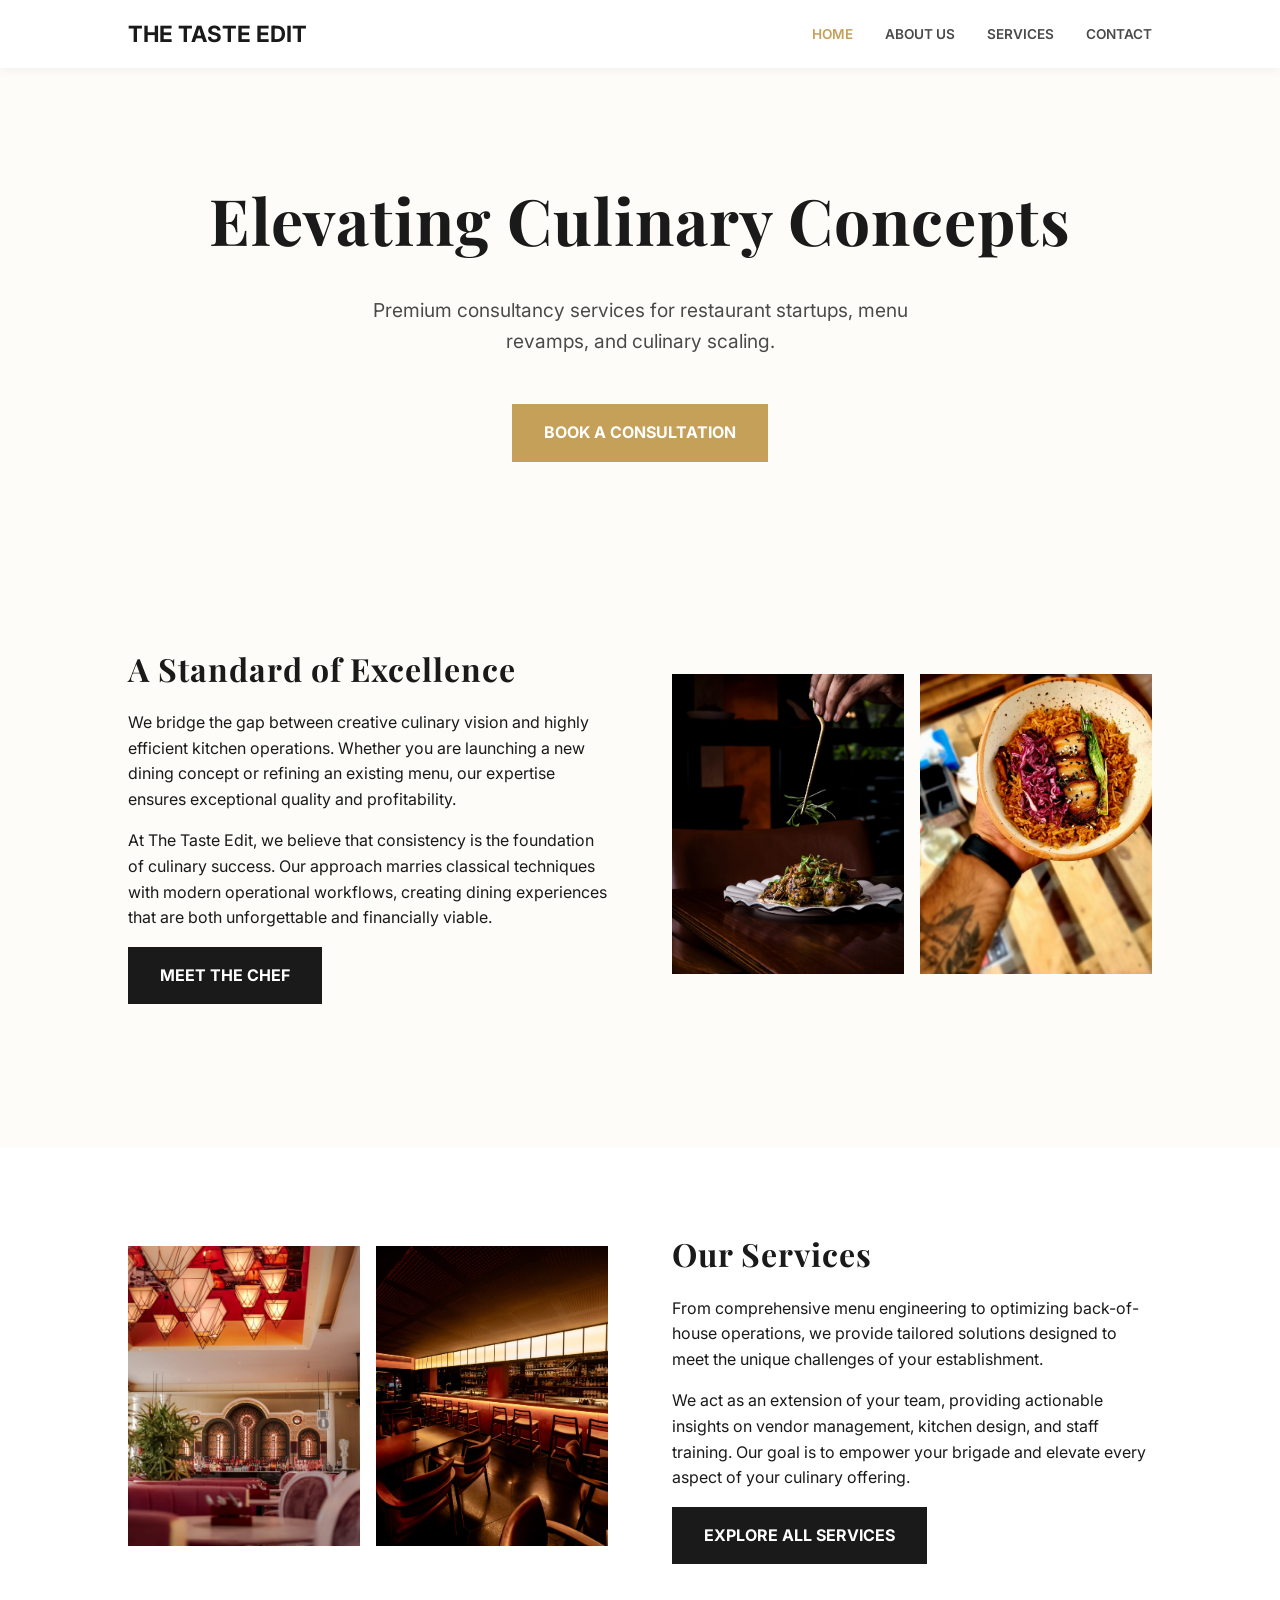
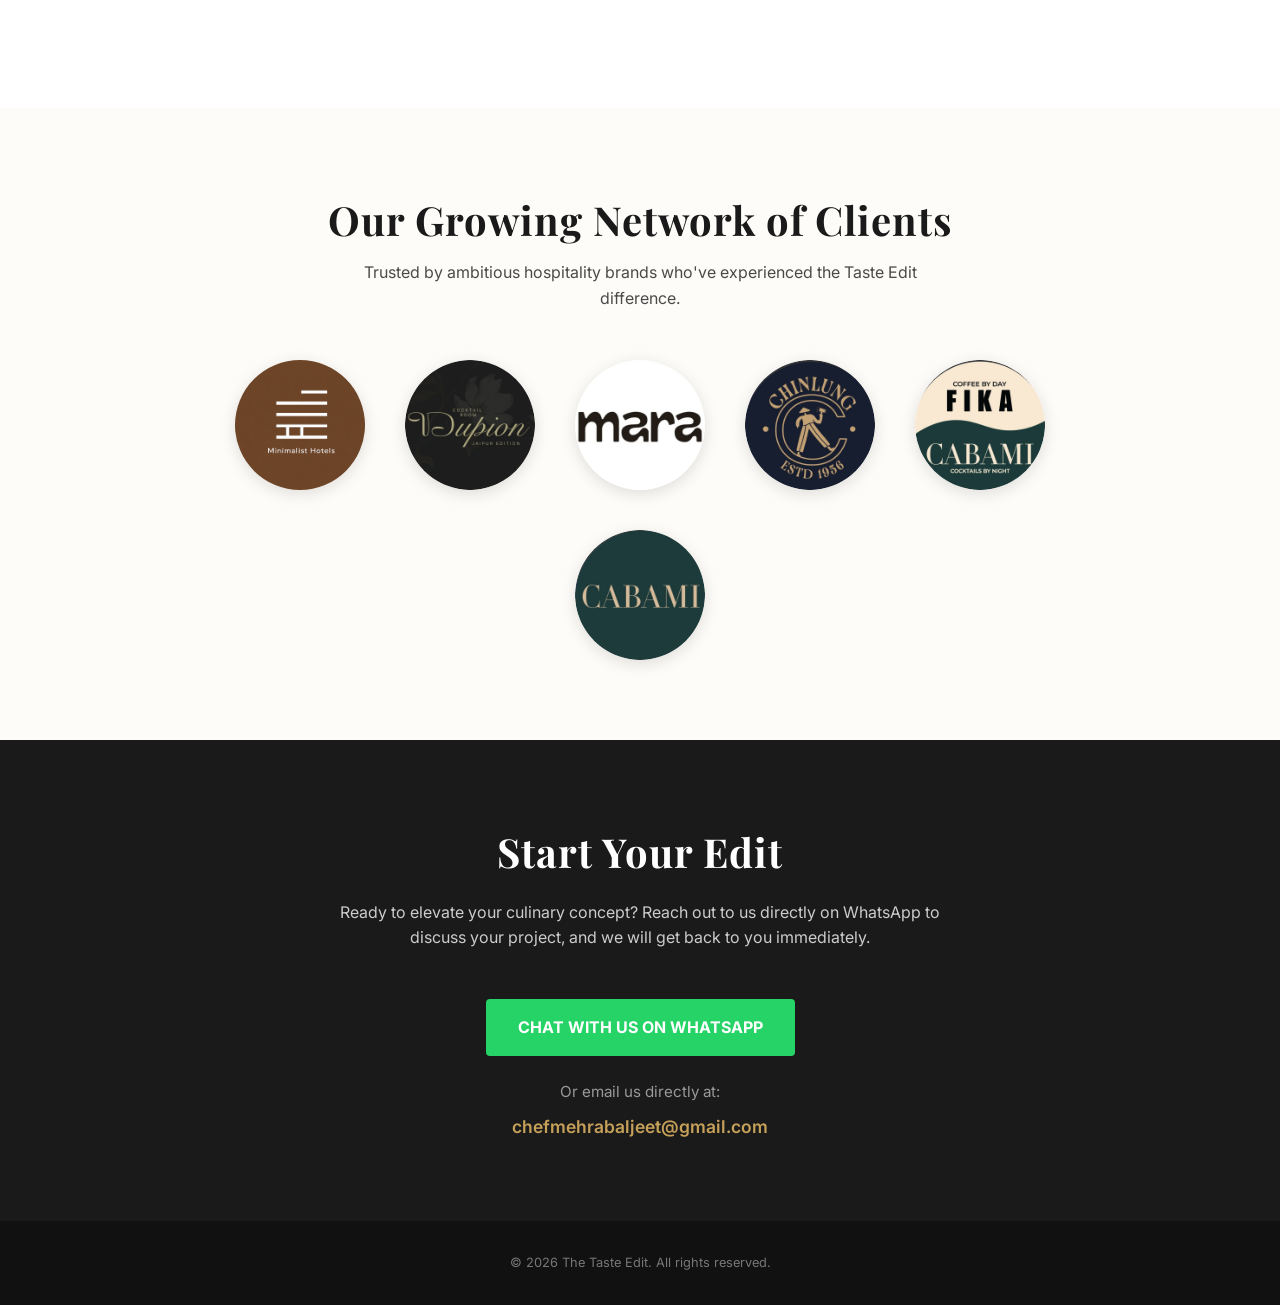
<file: index.html>
<!DOCTYPE html>
<html lang="en">
<head>
    <meta charset="UTF-8">
    <meta name="viewport" content="width=device-width, initial-scale=1.0">
    <title>The Taste Edit | Expert Chef & Culinary Consultancy</title>
    <meta name="description" content="Elevate your restaurant with The Taste Edit. We provide expert chef consultancy, innovative culinary solutions, and strategic guidance to help food businesses thrive.">
    <link href="https://fonts.googleapis.com/css2?family=Playfair+Display:wght@400;700&family=Inter:wght@300;400&display=swap" rel="stylesheet">
    <link rel="stylesheet" href="css/style.css">
</head>
<body>

    <header>
        <nav>
            <div class="logo">
                <a href="index.html">The Taste Edit</a>
            </div>
            <ul>
                <li><a href="index.html" class="active">Home</a></li>
                <li><a href="about.html">About Us</a></li>
                <li><a href="services.html">Services</a></li>
                <li><a href="#contact">Contact</a></li>
            </ul>
        </nav>
    </header>

    <section id="home" class="hero" style="height: 55vh; display: flex; flex-direction: column; justify-content: center; align-items: center; text-align: center; background: #fdfcf8;">
        <h1 style="font-size: 4rem; margin-bottom: 1.5rem;">Elevating Culinary Concepts</h1>
        <p style="font-size: 1.2rem; max-width: 600px; color: #4a4a4a; margin-bottom: 2rem;">Premium consultancy services for restaurant startups, menu revamps, and culinary scaling.</p>
        <a href="#contact" class="btn">Book a Consultation</a>
    </section>

    <section>
        <div class="grid-2" style="margin-bottom: 4rem;">
            <div>
                <h2 style="font-size: 2rem; margin-bottom: 1rem;">A Standard of Excellence</h2>
                <p>We bridge the gap between creative culinary vision and highly efficient kitchen operations. Whether you are launching a new dining concept or refining an existing menu, our expertise ensures exceptional quality and profitability.</p>
                <p style="margin-top: 1rem;">At The Taste Edit, we believe that consistency is the foundation of culinary success. Our approach marries classical techniques with modern operational workflows, creating dining experiences that are both unforgettable and financially viable.</p>
                <a href="about.html" class="btn" style="background: var(--primary-dark);">Meet The Chef</a>
            </div>
            <div class="photo-grid-2">
                <img src="images/homepage.jpeg" alt="Chef plating a dish" class="placeholder-img" style="height: 300px;">
                <img src="images/homepage2.jpeg" alt="Fine dining restaurant interior" class="placeholder-img" style="height: 300px;">
            </div>
        </div>
    </section>

    <section style="background: white;">
        <div class="grid-2">
            <div class="photo-grid-2">
                <img src="images/homepage3.jpeg" alt="Menu Engineering Overview" class="placeholder-img" style="height: 300px;">
                <img src="images/homepage4.jpeg" alt="Kitchen Operations Overview" class="placeholder-img" style="height: 300px;">
            </div>
            <div>
                <h2 style="font-size: 2rem; margin-bottom: 1rem;">Our Services</h2>
                <p>From comprehensive menu engineering to optimizing back-of-house operations, we provide tailored solutions designed to meet the unique challenges of your establishment.</p>
                <p style="margin-top: 1rem;">We act as an extension of your team, providing actionable insights on vendor management, kitchen design, and staff training. Our goal is to empower your brigade and elevate every aspect of your culinary offering.</p>
                <a href="services.html" class="btn" style="background: var(--primary-dark);">Explore All Services</a>
            </div>
        </div>
    </section>

    <section class="clients-section">
        <h2 class="section-title">Our Growing Network of Clients</h2>
        <p class="section-subtitle">Trusted by ambitious hospitality brands who've experienced the Taste Edit difference.</p>

        <!-- Desktop: static grid -->
        <div class="clients-grid">
            <img src="images/clients/client-minimalist-hotels.png" alt="Minimalist Hotels" class="client-logo">
            <img src="images/clients/client-dupion.png" alt="Dupion Cocktail Room, Jaipur Edition" class="client-logo">
            <img src="images/clients/client-mara.png" alt="mara" class="client-logo">
            <img src="images/clients/client-chinlung.png" alt="Chinlung, established 1956" class="client-logo">
            <img src="images/clients/client-fika-cabami.png" alt="Fika by day, Cabami by night" class="client-logo">
            <img src="images/clients/client-cabami.png" alt="Cabami" class="client-logo">
        </div>

        <!-- Mobile: auto-scrolling carousel (logos duplicated for seamless loop) -->
        <div class="clients-scroll-outer">
            <div class="clients-scroll-track">
                <img src="images/clients/client-minimalist-hotels.png" alt="Minimalist Hotels" class="client-logo">
                <img src="images/clients/client-dupion.png" alt="Dupion Cocktail Room, Jaipur Edition" class="client-logo">
                <img src="images/clients/client-mara.png" alt="mara" class="client-logo">
                <img src="images/clients/client-chinlung.png" alt="Chinlung, established 1956" class="client-logo">
                <img src="images/clients/client-fika-cabami.png" alt="Fika by day, Cabami by night" class="client-logo">
                <img src="images/clients/client-cabami.png" alt="Cabami" class="client-logo">
                <img src="images/clients/client-minimalist-hotels.png" alt="Minimalist Hotels" class="client-logo">
                <img src="images/clients/client-dupion.png" alt="Dupion Cocktail Room, Jaipur Edition" class="client-logo">
                <img src="images/clients/client-mara.png" alt="mara" class="client-logo">
                <img src="images/clients/client-chinlung.png" alt="Chinlung, established 1956" class="client-logo">
                <img src="images/clients/client-fika-cabami.png" alt="Fika by day, Cabami by night" class="client-logo">
                <img src="images/clients/client-cabami.png" alt="Cabami" class="client-logo">
            </div>
        </div>
    </section>

    <section id="contact" class="contact-section" style="background: #1a1a1a; color: white; padding: 5rem 10%; text-align: center;">
        <h2 class="section-title" style="color: white; margin-bottom: 1rem;">Start Your Edit</h2>
        <p style="margin-bottom: 2rem; color: #ccc; max-width: 600px; margin-left: auto; margin-right: auto;">
            Ready to elevate your culinary concept? Reach out to us directly on WhatsApp to discuss your project, and we will get back to you immediately.
        </p>
        
        <a href="https://wa.me/919987987615?text=Hi%20The%20Taste%20Edit,%20I%20would%20like%20to%20inquire%20about%20your%20consultancy%20services!" 
           target="_blank" 
           class="btn" 
           style="background: #25D366; color: white; padding: 1rem 2rem; border-radius: 4px; text-decoration: none; font-weight: bold; text-transform: uppercase; display: inline-block; transition: 0.3s; margin-bottom: 1.5rem;">
           Chat with us on WhatsApp
        </a>

        <p style="color: #999; font-size: 0.95rem;">
    Or email us directly at: <br>
    <a href="mailto:chefmehrabaljeet@gmail.com" style="color: var(--accent-gold); text-decoration: none; font-weight: 600; font-size: 1.1rem; display: inline-block; margin-top: 0.5rem;">chefmehrabaljeet@gmail.com</a>
</p>
    </section>

    <footer style="text-align: center; padding: 2rem; background: #111; color: #777; font-size: 0.8rem;">
        <p>&copy; 2026 The Taste Edit. All rights reserved.</p>
    </footer>

</body>
</html>
</file>
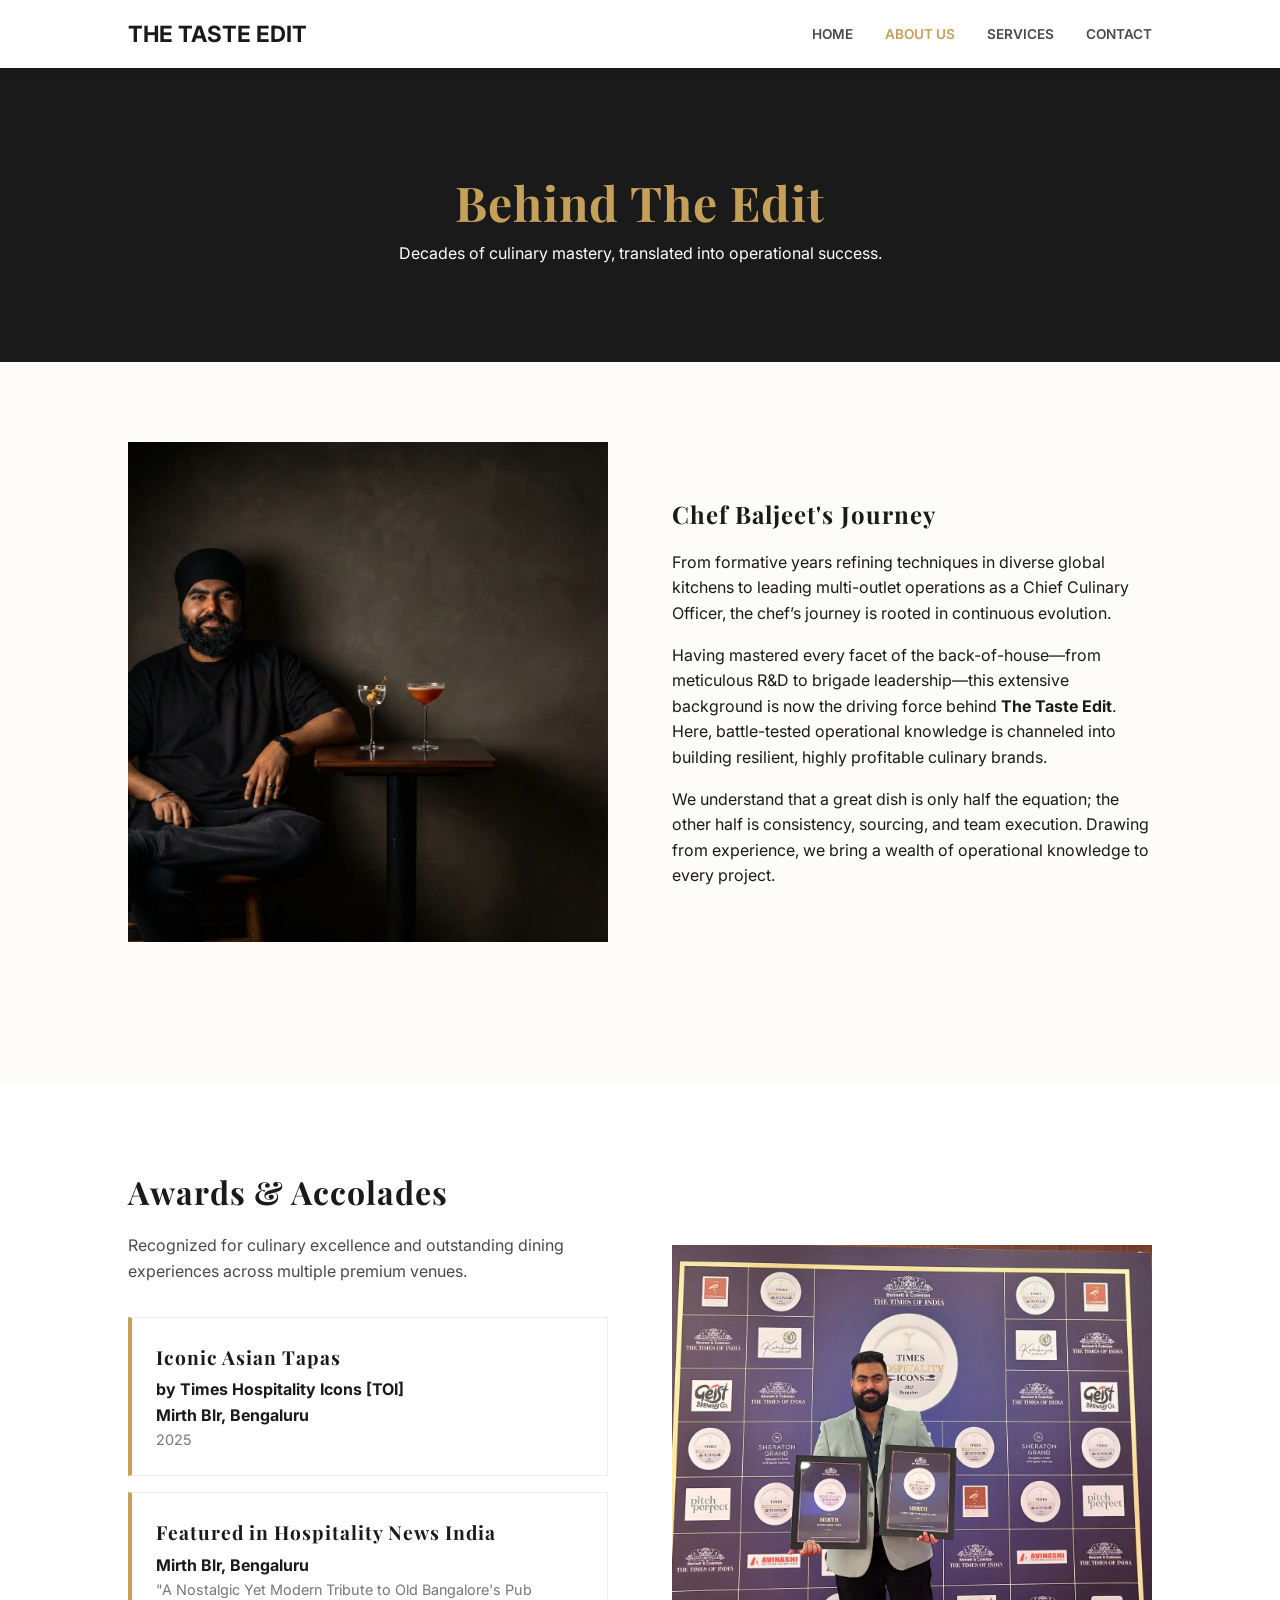
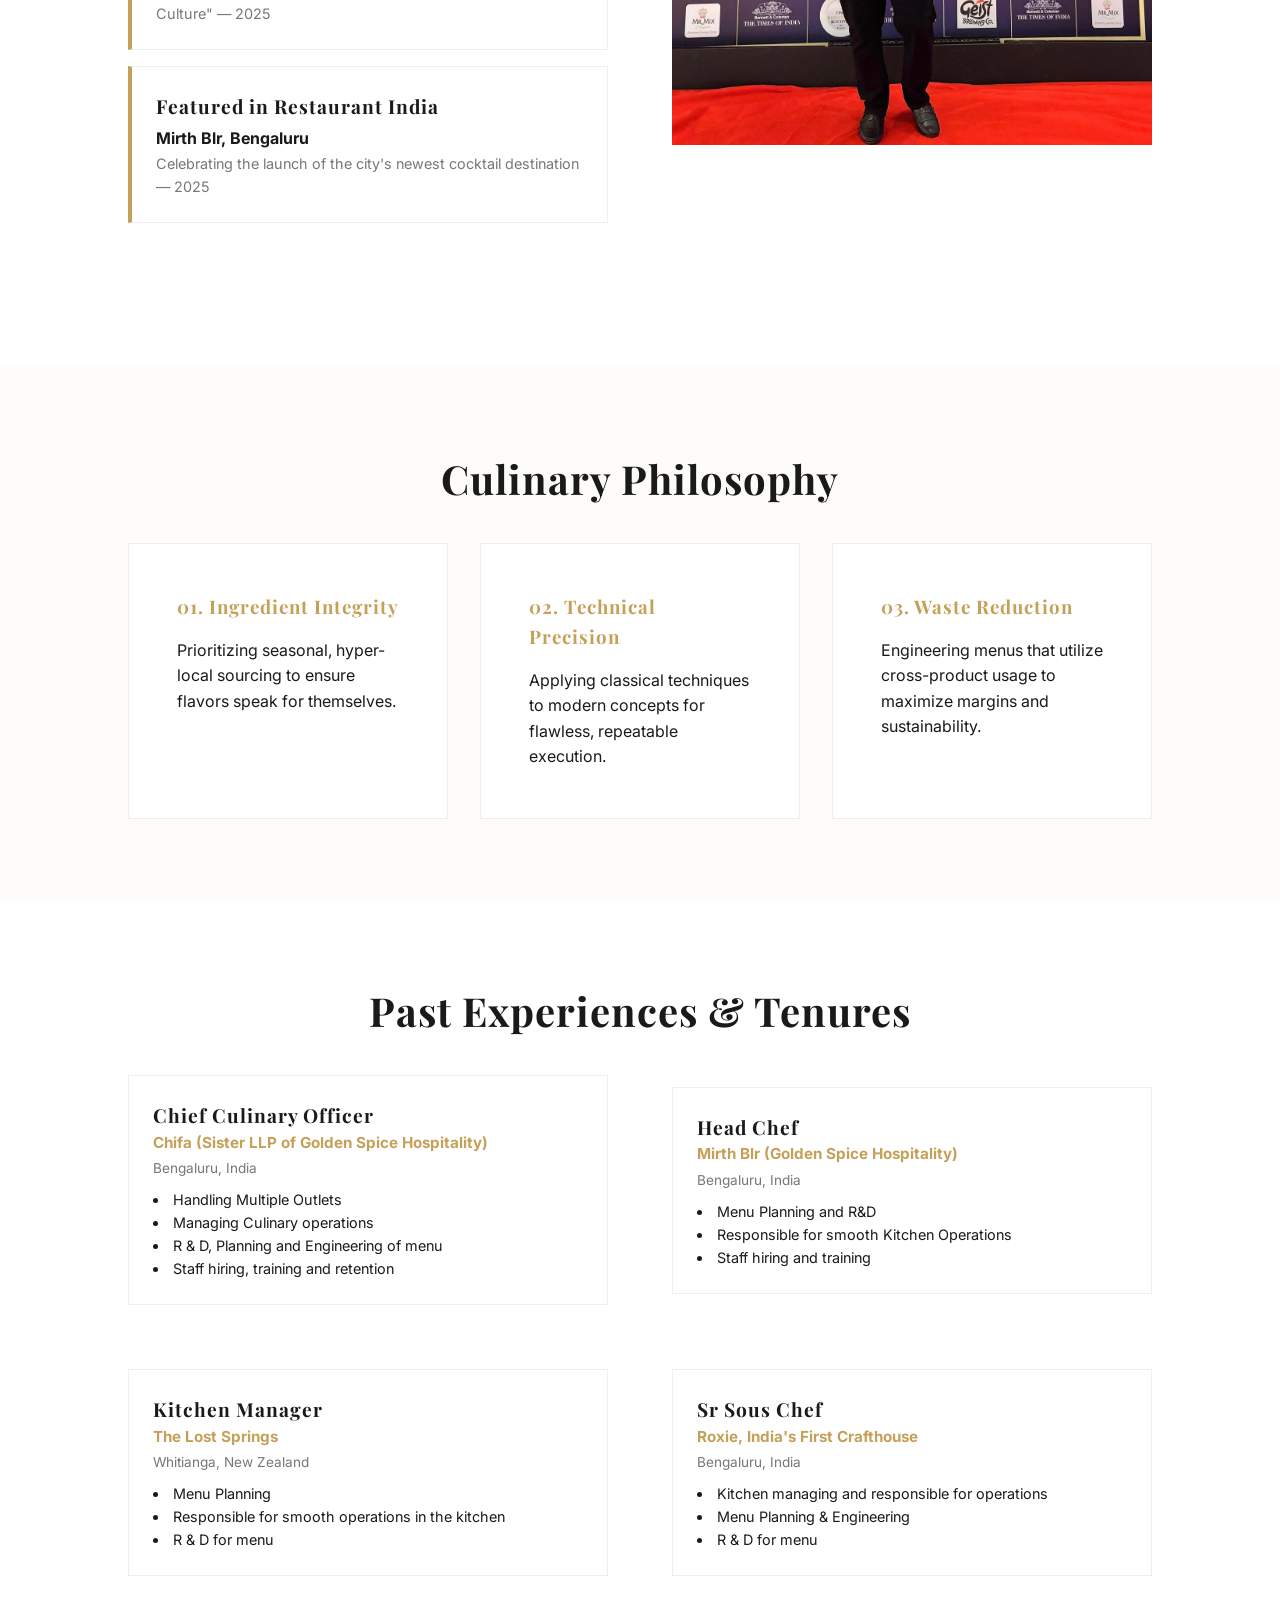
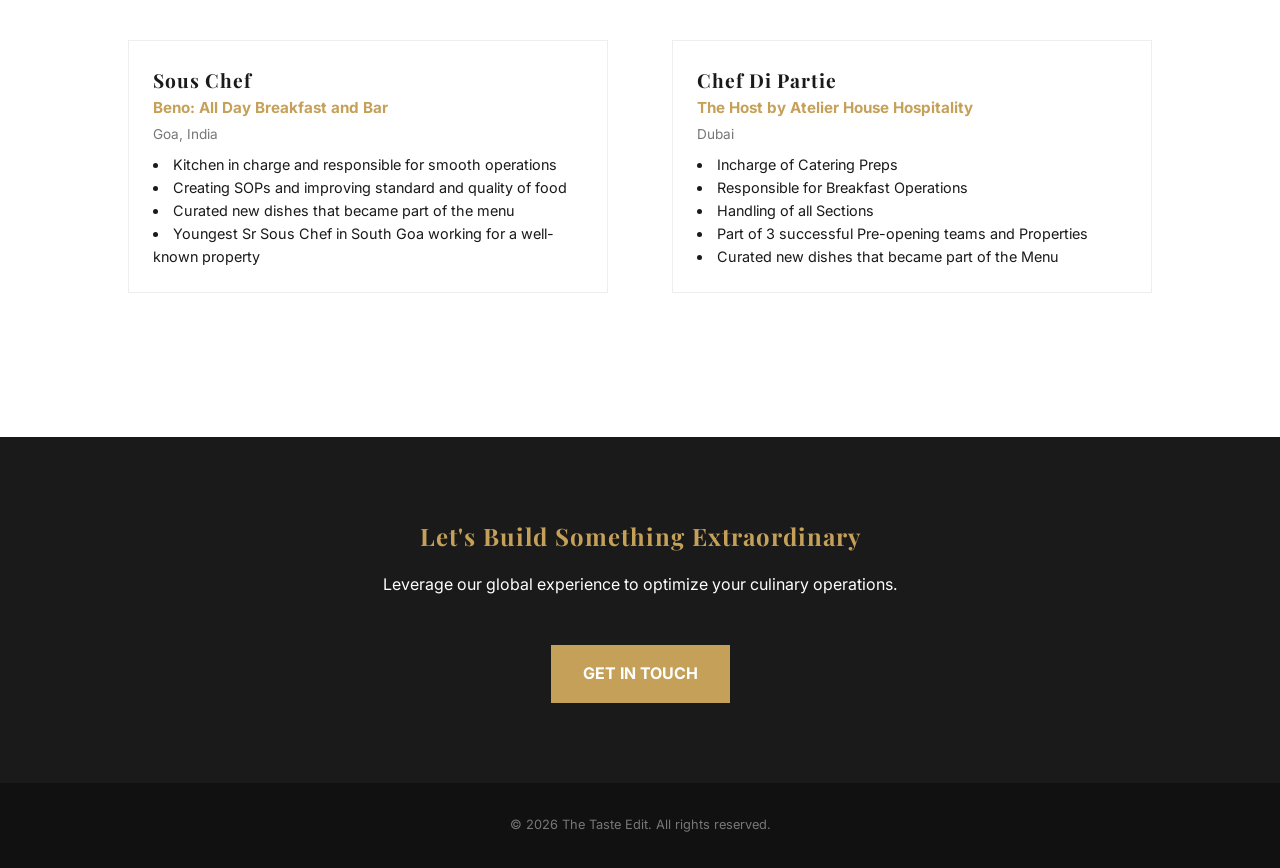
<file: about.html>
<!DOCTYPE html>
<html lang="en">
<head>
    <meta charset="UTF-8">
    <meta name="viewport" content="width=device-width, initial-scale=1.0">
    <title>About Baljeet Singh Mehra | Professional Culinary Consultant</title>
    <meta name="description" content="Discover the international culinary expertise behind The Taste Edit. Led by Baljeet Singh Mehra, we bring years of global kitchen management and operational excellence to your restaurant.">
    <link href="https://fonts.googleapis.com/css2?family=Playfair+Display:wght@400;700&family=Inter:wght@300;400;600&display=swap" rel="stylesheet">
    <link rel="stylesheet" href="css/style.css">
</head>
<body>

    <header>
        <nav>
            <div class="logo">
                <a href="index.html">The Taste Edit</a>
            </div>
            <ul>
                <li><a href="index.html">Home</a></li>
                <li><a href="about.html" class="active">About Us</a></li>
                <li><a href="services.html">Services</a></li>
                <li><a href="index.html#contact">Contact</a></li>
            </ul>
        </nav>
    </header>

    <section class="page-header">
        <h1>Behind The Edit</h1>
        <p>Decades of culinary mastery, translated into operational success.</p>
    </section>

    <section>
        <div class="grid-2">
            <img src="images/about1.jpeg" alt="Chef Portrait" class="placeholder-img" style="height: 500px;">
            <div>
                <h2 style="margin-bottom: 1rem;">Chef Baljeet's Journey</h2>
                <p>From formative years refining techniques in diverse global kitchens to leading multi-outlet operations as a Chief Culinary Officer, the chef’s journey is rooted in continuous evolution.</p>
                <p style="margin-top: 1rem;">Having mastered every facet of the back-of-house—from meticulous R&D to brigade leadership—this extensive background is now the driving force behind <strong>The Taste Edit</strong>. Here, battle-tested operational knowledge is channeled into building resilient, highly profitable culinary brands.</p>
                <p style="margin-top: 1rem;">We understand that a great dish is only half the equation; the other half is consistency, sourcing, and team execution. Drawing from experience, we bring a wealth of operational knowledge to every project.</p>
            </div>
        </div>
    </section>

    <section style="background: white;">
        <div class="grid-2">
            <div>
                <h2 style="font-size: 2rem; margin-bottom: 1rem;">Awards & Accolades</h2>
                <p style="margin-bottom: 2rem; color: var(--text-gray);">Recognized for culinary excellence and outstanding dining experiences across multiple premium venues.</p>
                
                <div style="display: grid; gap: 1rem;">
                    <div class="content-card" style="padding: 1.5rem; border-left: 4px solid var(--accent-gold);">
                        <h3 style="font-size: 1.2rem; margin-bottom: 0.3rem;">Iconic Asian Tapas</h3>
                        <p style="font-weight: bold;">by Times Hospitality Icons [TOI]</p>
                        <p style="font-weight: bold;">Mirth Blr, Bengaluru</p>
                        <p style="font-size: 0.9rem; color: #777;">2025</p>
                    </div>
                    
                    <a href="https://hospitalitynews.in/news/mirth-bar-opens-in-indiranagar-a-nostalgic-yet-modern-tribute-to-old-bangalores-pub-culture" target="_blank" style="text-decoration: none; color: inherit; display: block;">
    <div class="content-card" style="padding: 1.5rem; border-left: 4px solid var(--accent-gold);">
        <h3 style="font-size: 1.2rem; margin-bottom: 0.3rem;">Featured in Hospitality News India</h3>
        <p style="font-weight: bold;">Mirth Blr, Bengaluru</p>
        <p style="font-size: 0.9rem; color: #777;">"A Nostalgic Yet Modern Tribute to Old Bangalore's Pub Culture" — 2025</p>
    </div>
</a>

<a href="https://www.restaurantindia.in/news/restaurant-india-news-mirth-a-cocktail-bar-opens-in-bengaluru.n13870" target="_blank" style="text-decoration: none; color: inherit; display: block;">
    <div class="content-card" style="padding: 1.5rem; border-left: 4px solid var(--accent-gold);">
        <h3 style="font-size: 1.2rem; margin-bottom: 0.3rem;">Featured in Restaurant India</h3>
        <p style="font-weight: bold;">Mirth Blr, Bengaluru</p>
        <p style="font-size: 0.9rem; color: #777;">Celebrating the launch of the city's newest cocktail destination — 2025</p>
    </div>
</a>
                </div>
            </div>

            <div>
                <img src="images/about2.jpeg" alt="Awards Showcase" class="placeholder-img" style="height: 100%; min-height: 500px; object-fit: cover;">
            </div>
        </div>
    </section>

    <section>
        <h2 class="section-title">Culinary Philosophy</h2>
        <div class="grid-3">
            <div class="content-card">
                <h3 style="color: var(--accent-gold); margin-bottom: 1rem;">01. Ingredient Integrity</h3>
                <p>Prioritizing seasonal, hyper-local sourcing to ensure flavors speak for themselves.</p>
            </div>
            <div class="content-card">
                <h3 style="color: var(--accent-gold); margin-bottom: 1rem;">02. Technical Precision</h3>
                <p>Applying classical techniques to modern concepts for flawless, repeatable execution.</p>
            </div>
            <div class="content-card">
                <h3 style="color: var(--accent-gold); margin-bottom: 1rem;">03. Waste Reduction</h3>
                <p>Engineering menus that utilize cross-product usage to maximize margins and sustainability.</p>
            </div>
        </div>
    </section>

    <section style="background: white;">
        <h2 class="section-title">Past Experiences & Tenures</h2>
        
        <div class="grid-2">
            
            <div class="content-card" style="padding: 1.5rem;">
                <h3 style="font-size: 1.2rem;">Chief Culinary Officer</h3>
                <p style="color: var(--accent-gold); font-weight: bold; margin-bottom: 0.2rem; font-size: 0.95rem;">Chifa (Sister LLP of Golden Spice Hospitality)</p>
                <p style="font-size: 0.85rem; margin-bottom: 0.5rem; color: #777;">Bengaluru, India</p>
                <ul style="list-style-position: inside; line-height: 1.6; font-size: 0.9rem;">
                    <li>Handling Multiple Outlets</li>
                    <li>Managing Culinary operations</li>
                    <li>R & D, Planning and Engineering of menu</li>
                    <li>Staff hiring, training and retention</li>
                </ul>
            </div>

            <div class="content-card" style="padding: 1.5rem;">
                <h3 style="font-size: 1.2rem;">Head Chef</h3>
                <p style="color: var(--accent-gold); font-weight: bold; margin-bottom: 0.2rem; font-size: 0.95rem;">Mirth Blr (Golden Spice Hospitality)</p>
                <p style="font-size: 0.85rem; margin-bottom: 0.5rem; color: #777;"> Bengaluru, India</p>
                <ul style="list-style-position: inside; line-height: 1.6; font-size: 0.9rem;">
                    <li>Menu Planning and R&D</li>
                    <li>Responsible for smooth Kitchen Operations</li>
                    <li>Staff hiring and training</li>
                </ul>
            </div>

            <div class="content-card" style="padding: 1.5rem;">
                <h3 style="font-size: 1.2rem;">Kitchen Manager</h3>
                <p style="color: var(--accent-gold); font-weight: bold; margin-bottom: 0.2rem; font-size: 0.95rem;">The Lost Springs</p>
                <p style="font-size: 0.85rem; margin-bottom: 0.5rem; color: #777;"> Whitianga, New Zealand</p>
                <ul style="list-style-position: inside; line-height: 1.6; font-size: 0.9rem;">
                    <li>Menu Planning</li>
                    <li>Responsible for smooth operations in the kitchen</li>
                    <li>R & D for menu</li>
                </ul>
            </div>

            <div class="content-card" style="padding: 1.5rem;">
                <h3 style="font-size: 1.2rem;">Sr Sous Chef</h3>
                <p style="color: var(--accent-gold); font-weight: bold; margin-bottom: 0.2rem; font-size: 0.95rem;">Roxie, India's First Crafthouse</p>
                <p style="font-size: 0.85rem; margin-bottom: 0.5rem; color: #777;"> Bengaluru, India</p>
                <ul style="list-style-position: inside; line-height: 1.6; font-size: 0.9rem;">
                    <li>Kitchen managing and responsible for operations</li>
                    <li>Menu Planning & Engineering</li>
                    <li>R & D for menu</li>
                </ul>
            </div>

            <div class="content-card" style="padding: 1.5rem;">
                <h3 style="font-size: 1.2rem;">Sous Chef</h3>
                <p style="color: var(--accent-gold); font-weight: bold; margin-bottom: 0.2rem; font-size: 0.95rem;">Beno: All Day Breakfast and Bar</p>
                <p style="font-size: 0.85rem; margin-bottom: 0.5rem; color: #777;"> Goa, India</p>
                <ul style="list-style-position: inside; line-height: 1.6; font-size: 0.9rem;">
                    <li>Kitchen in charge and responsible for smooth operations</li>
                    <li>Creating SOPs and improving standard and quality of food</li>
                    <li>Curated new dishes that became part of the menu</li>
                    <li>Youngest Sr Sous Chef in South Goa working for a well-known property</li>
                </ul>
            </div>

            <div class="content-card" style="padding: 1.5rem;">
                <h3 style="font-size: 1.2rem;">Chef Di Partie</h3>
                <p style="color: var(--accent-gold); font-weight: bold; margin-bottom: 0.2rem; font-size: 0.95rem;">The Host by Atelier House Hospitality</p>
                <p style="font-size: 0.85rem; margin-bottom: 0.5rem; color: #777;"> Dubai</p>
                <ul style="list-style-position: inside; line-height: 1.6; font-size: 0.9rem;">
                    <li>Incharge of Catering Preps</li>
                    <li>Responsible for Breakfast Operations</li>
                    <li>Handling of all Sections</li>
                    <li>Part of 3 successful Pre-opening teams and Properties</li>
                    <li>Curated new dishes that became part of the Menu</li>
                </ul>
            </div>

        </div>
    </section>

    <section style="background: var(--primary-dark); color: white; text-align: center;">
        <h2 style="color: var(--accent-gold); margin-bottom: 1rem;">Let's Build Something Extraordinary</h2>
        <p style="margin-bottom: 2rem;">Leverage our global experience to optimize your culinary operations.</p>
        <a href="index.html#contact" class="btn">Get In Touch</a>
    </section>

    <footer>
        <p>&copy; 2026 The Taste Edit. All rights reserved.</p>
    </footer>

</body>
</html>
</file>
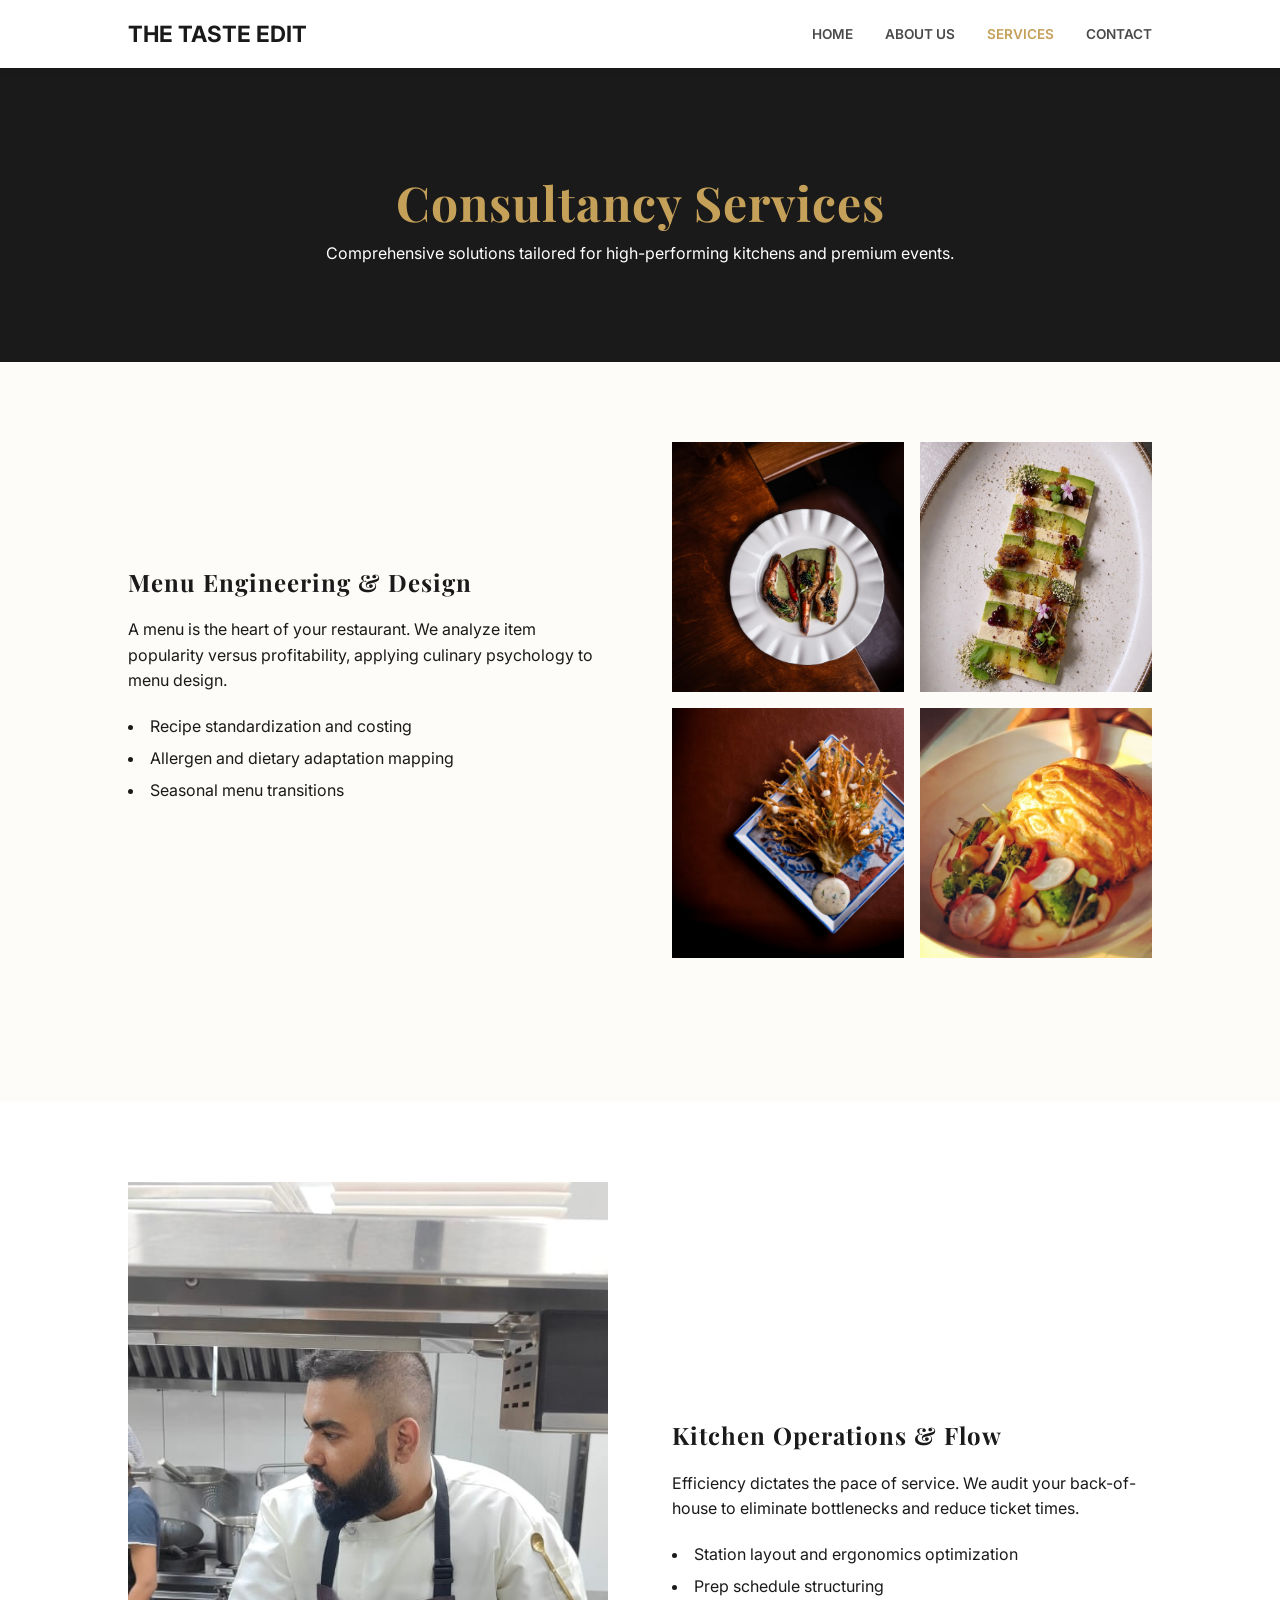
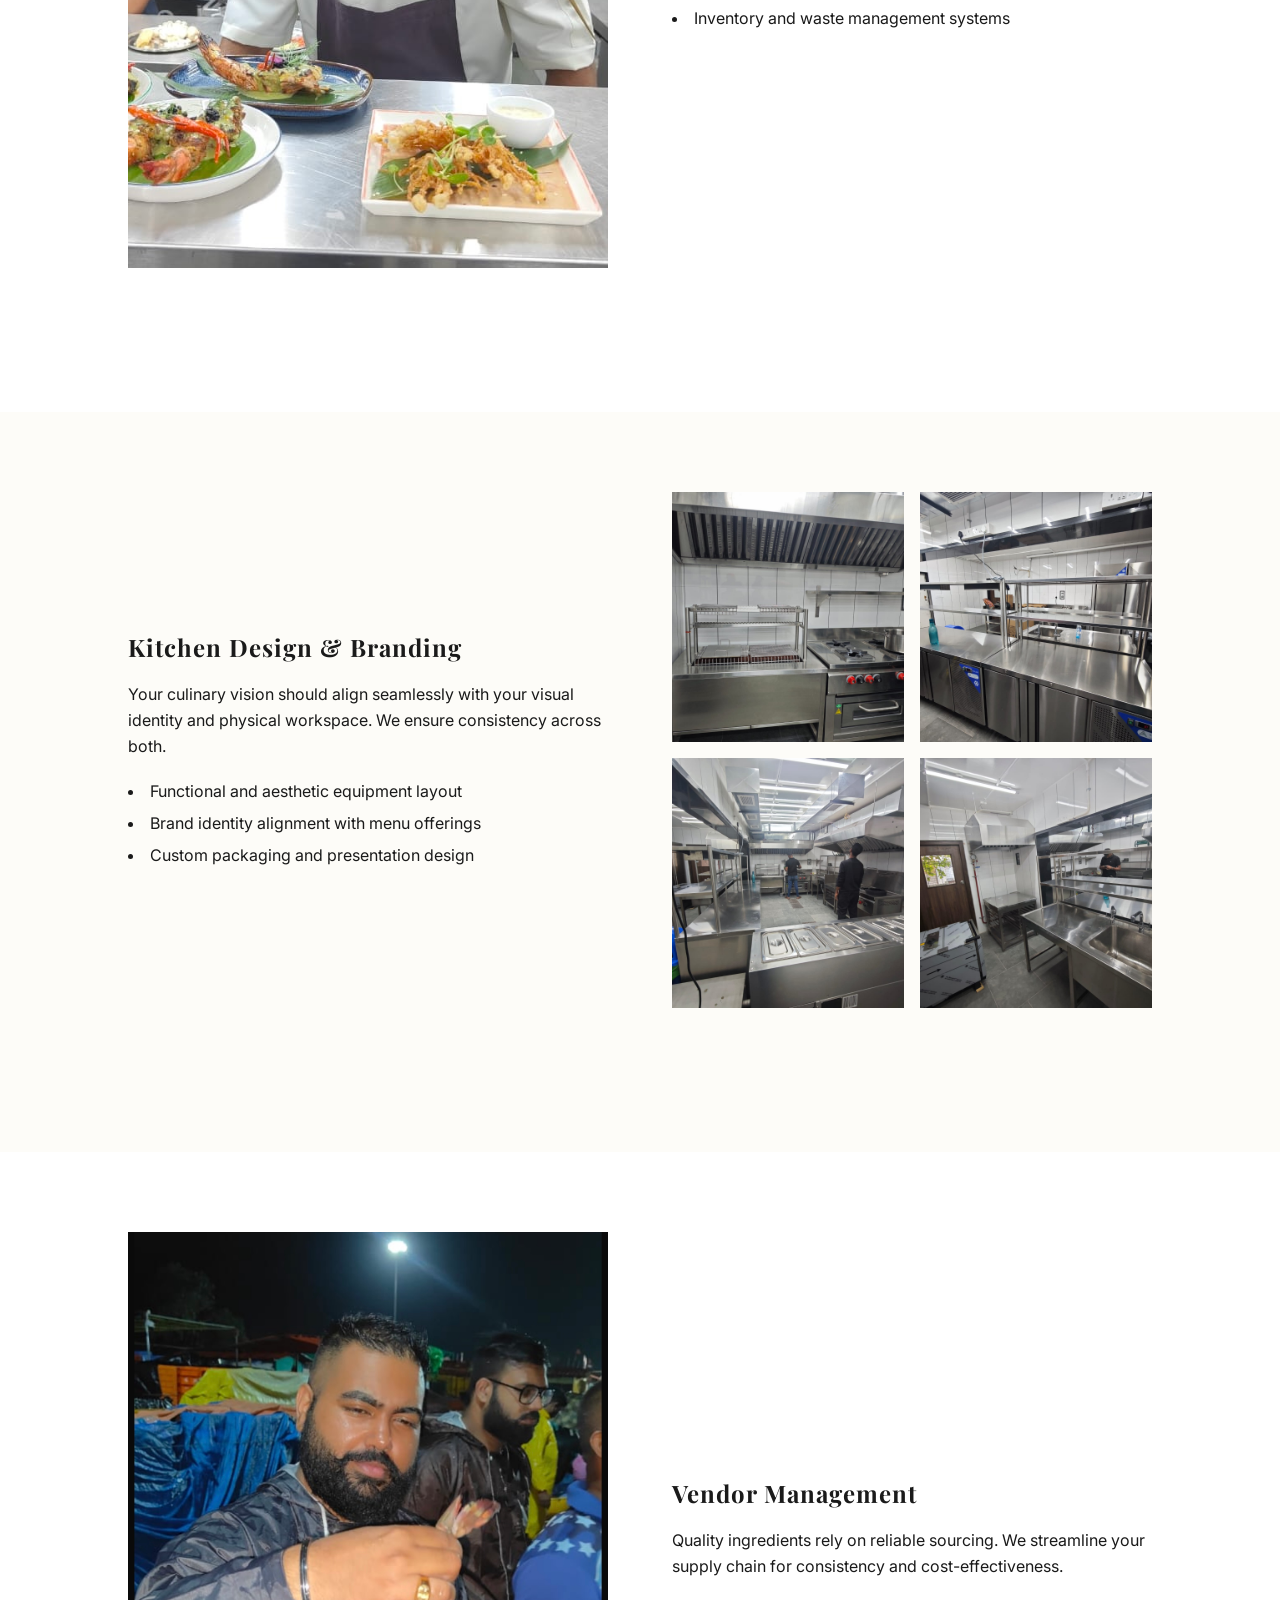
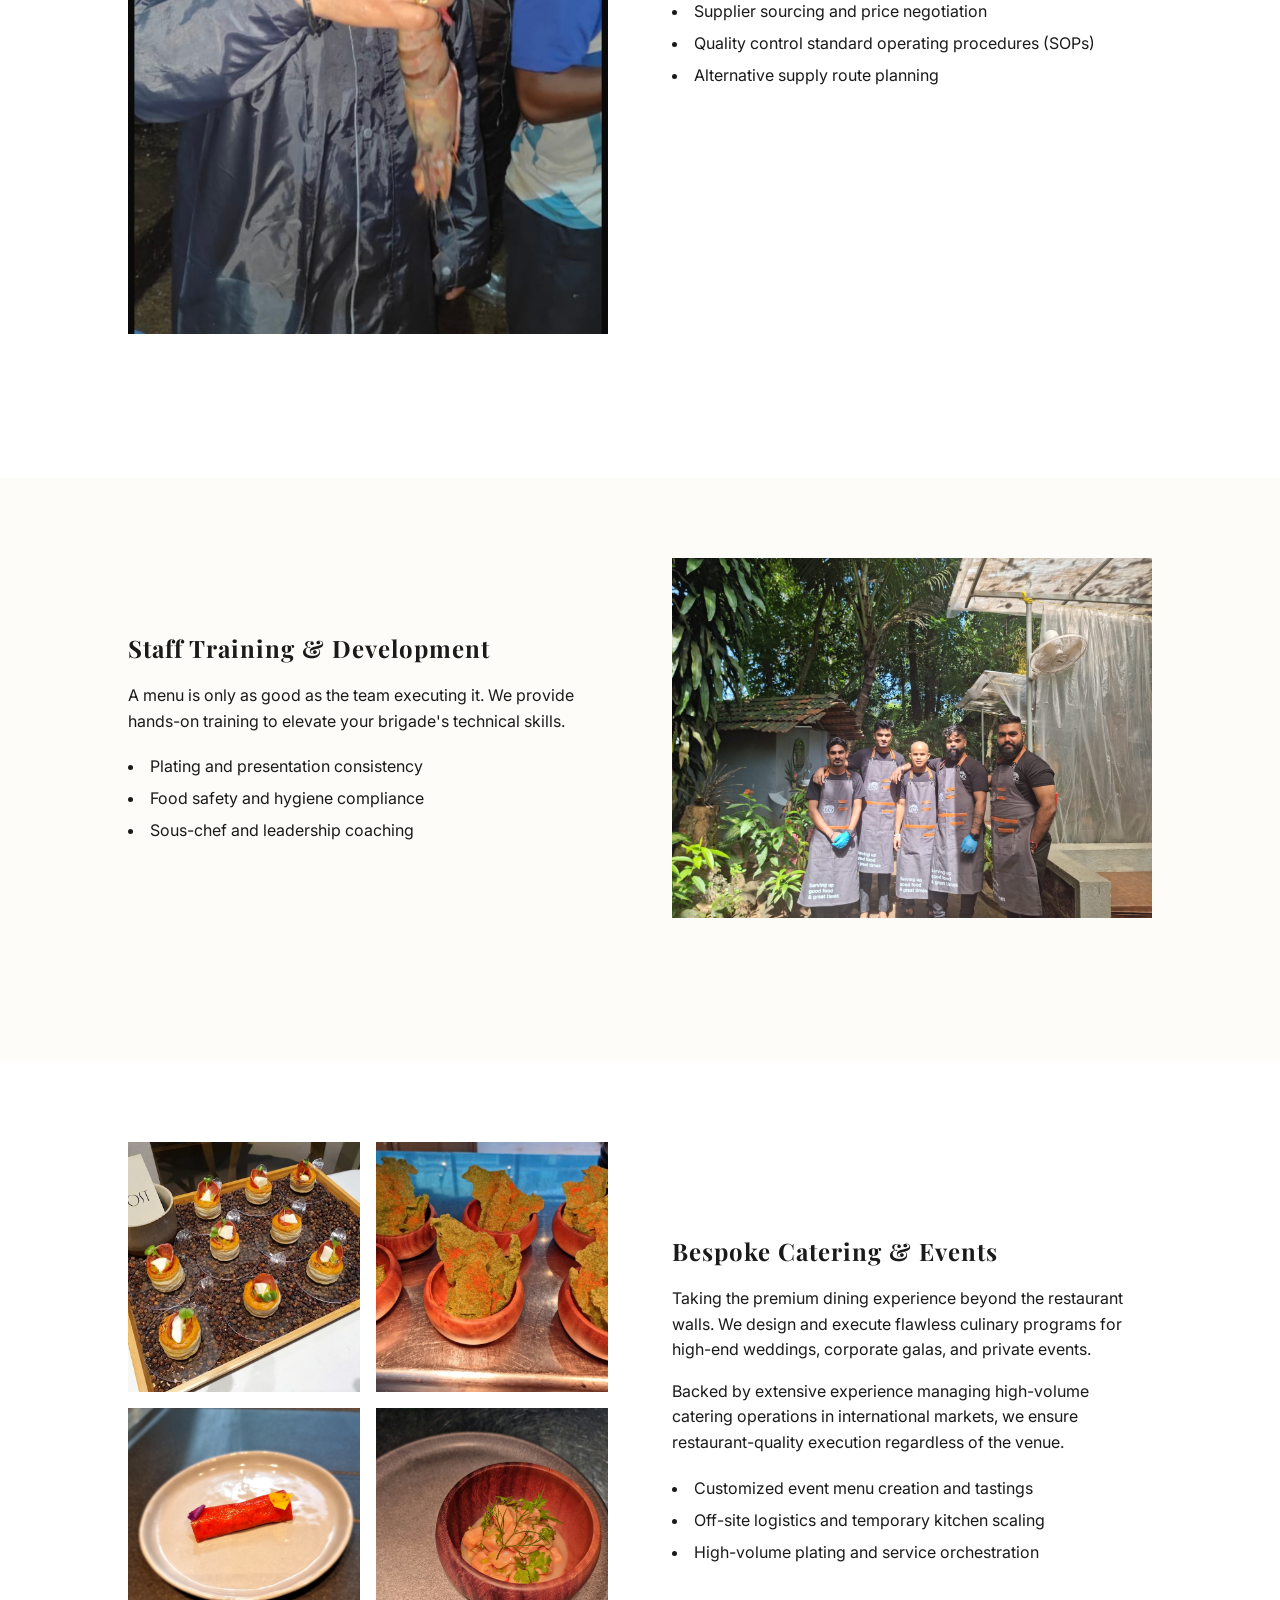
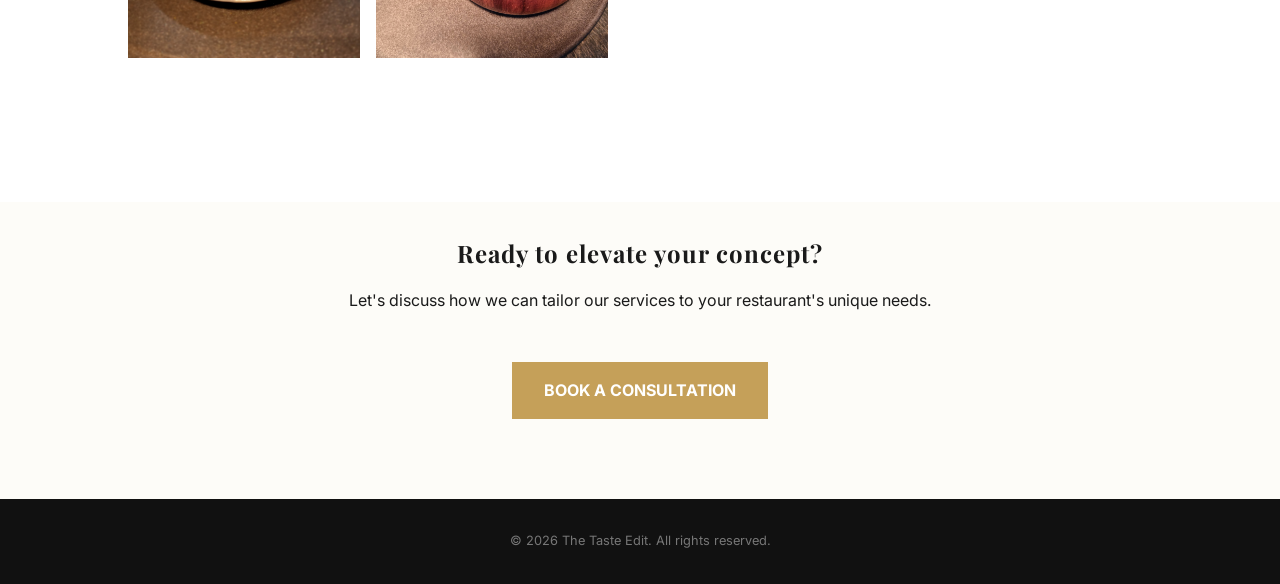
<file: services.html>
<!DOCTYPE html>
<html lang="en">
<head>
    <meta charset="UTF-8">
    <meta name="viewport" content="width=device-width, initial-scale=1.0">
    <title>Culinary Services | Menu Engineering, Kitchen Design & Vendor Management</title>
    <meta name="description" content="Comprehensive chef consultancy services tailored for your business. We specialize in profitable menu engineering, strategic kitchen design and branding, and efficient vendor management.">
    <link rel="icon" type="image/jpeg" href="images/logo.jpg">
    <link href="https://fonts.googleapis.com/css2?family=Playfair+Display:wght@400;700&family=Inter:wght@300;400;600&display=swap" rel="stylesheet">
    <link rel="stylesheet" href="css/style.css">
</head>
<body>

    <header>
        <nav>
            <div class="logo">
                <a href="index.html">The Taste Edit</a>
            </div>
            <ul>
                <li><a href="index.html">Home</a></li>
                <li><a href="about.html">About Us</a></li>
                <li><a href="services.html" class="active">Services</a></li>
                <li><a href="index.html#contact">Contact</a></li>
            </ul>
        </nav>
    </header>

    <section class="page-header">
        <h1>Consultancy Services</h1>
        <p>Comprehensive solutions tailored for high-performing kitchens and premium events.</p>
    </section>

    <section>
        <div class="grid-2">
            <div>
                <h2>Menu Engineering & Design</h2>
                <p style="margin: 1rem 0;">A menu is the heart of your restaurant. We analyze item popularity versus profitability, applying culinary psychology to menu design.</p>
                <ul style="list-style-position: inside; line-height: 2; margin-bottom: 2rem;">
                    <li>Recipe standardization and costing</li>
                    <li>Allergen and dietary adaptation mapping</li>
                    <li>Seasonal menu transitions</li>
                </ul>
            </div>
            
            <div class="photo-grid-4">
                <img src="images/services1.jpeg" alt="Menu Design" class="placeholder-img" style="height: 250px;">
                <img src="images/services2.jpeg" alt="Plating Process" class="placeholder-img" style="height: 250px;">
                <img src="images/services3.jpeg" alt="Fresh Ingredients" class="placeholder-img" style="height: 250px;">
                <img src="images/services4.jpeg" alt="Final Presentation" class="placeholder-img" style="height: 250px;">
            </div>
        </div>
    </section>

    <section style="background: white;">
        <div class="grid-2">
            <img src="images/services5.jpg" alt="Kitchen Operations" class="placeholder-img">
            <div>
                <h2>Kitchen Operations & Flow</h2>
                <p style="margin: 1rem 0;">Efficiency dictates the pace of service. We audit your back-of-house to eliminate bottlenecks and reduce ticket times.</p>
                <ul style="list-style-position: inside; line-height: 2;">
                    <li>Station layout and ergonomics optimization</li>
                    <li>Prep schedule structuring</li>
                    <li>Inventory and waste management systems</li>
                </ul>
            </div>
        </div>
    </section>

    <section>
        <div class="grid-2">
            <div>
                <h2>Kitchen Design & Branding</h2>
                <p style="margin: 1rem 0;">Your culinary vision should align seamlessly with your visual identity and physical workspace. We ensure consistency across both.</p>
                <ul style="list-style-position: inside; line-height: 2;">
                    <li>Functional and aesthetic equipment layout</li>
                    <li>Brand identity alignment with menu offerings</li>
                    <li>Custom packaging and presentation design</li>
                </ul>
            </div>
            
            <div class="photo-grid-4">
                <img src="images/services6.jpeg" alt="Kitchen Layout Plan" class="placeholder-img" style="height: 250px;">
                <img src="images/services7.jpeg" alt="Restaurant Interior" class="placeholder-img" style="height: 250px;">
                <img src="images/services8.jpeg" alt="Custom Branding" class="placeholder-img" style="height: 250px;">
                <img src="images/services9.jpeg" alt="Packaging Design" class="placeholder-img" style="height: 250px;">
            </div>
        </div>
    </section>

    <section style="background: white;">
        <div class="grid-2">
            <img src="images/services10.jpeg" alt="Vendor Management" class="placeholder-img">
            <div>
                <h2>Vendor Management</h2>
                <p style="margin: 1rem 0;">Quality ingredients rely on reliable sourcing. We streamline your supply chain for consistency and cost-effectiveness.</p>
                <ul style="list-style-position: inside; line-height: 2;">
                    <li>Supplier sourcing and price negotiation</li>
                    <li>Quality control standard operating procedures (SOPs)</li>
                    <li>Alternative supply route planning</li>
                </ul>
            </div>
        </div>
    </section>

    <section>
        <div class="grid-2">
            <div>
                <h2>Staff Training & Development</h2>
                <p style="margin: 1rem 0;">A menu is only as good as the team executing it. We provide hands-on training to elevate your brigade's technical skills.</p>
                <ul style="list-style-position: inside; line-height: 2;">
                    <li>Plating and presentation consistency</li>
                    <li>Food safety and hygiene compliance</li>
                    <li>Sous-chef and leadership coaching</li>
                </ul>
            </div>
            <img src="images/services11.jpeg" alt="Staff Training" class="placeholder-img">
        </div>
    </section>

    <section style="background: white;">
        <div class="grid-2">
            <div class="photo-grid-4">
                <img src="images/catering1.jpg" alt="Wedding Reception Plating" class="placeholder-img" style="height: 250px;">
                <img src="images/catering2.jpeg" alt="Corporate Event Setup" class="placeholder-img" style="height: 250px;">
                <img src="images/catering3.jpeg" alt="Hors d'oeuvres Presentation" class="placeholder-img" style="height: 250px;">
                <img src="images/catering4.jpeg" alt="Private Dining Experience" class="placeholder-img" style="height: 250px;">
            </div>
            
            <div>
                <h2>Bespoke Catering & Events</h2>
                <p style="margin: 1rem 0;">Taking the premium dining experience beyond the restaurant walls. We design and execute flawless culinary programs for high-end weddings, corporate galas, and private events.</p>
                <p style="margin-bottom: 1rem;">Backed by extensive experience managing high-volume catering operations in international markets, we ensure restaurant-quality execution regardless of the venue.</p>
                <ul style="list-style-position: inside; line-height: 2;">
                    <li>Customized event menu creation and tastings</li>
                    <li>Off-site logistics and temporary kitchen scaling</li>
                    <li>High-volume plating and service orchestration</li>
                </ul>
            </div>
        </div>
    </section>

    <section style="text-align: center; background: var(--bg-cream); padding-top: 2rem;">
        <h2 style="margin-bottom: 1rem;">Ready to elevate your concept?</h2>
        <p style="margin-bottom: 2rem;">Let's discuss how we can tailor our services to your restaurant's unique needs.</p>
        <a href="index.html#contact" class="btn">Book a Consultation</a>
    </section>

    <footer>
        <p>&copy; 2026 The Taste Edit. All rights reserved.</p>
    </footer>

</body>
</html>
</file>
<file: css/style.css>
/* css/style.css */
:root {
    --primary-dark: #1a1a1a;
    --accent-gold: #c5a059;
    --bg-cream: #fdfcf8;
    --text-gray: #4a4a4a;
}

* {
    margin: 0;
    padding: 0;
    box-sizing: border-box;
}

body {
    font-family: 'Inter', sans-serif;
    background-color: var(--bg-cream);
    color: var(--primary-dark);
    line-height: 1.6;
}

h1, h2, h3, h4 {
    font-family: 'Playfair Display', serif;
    letter-spacing: 1px;
}

/* Navigation */
header {
    background: white;
    padding: 1rem 10%;
    position: sticky;
    top: 0;
    z-index: 1000;
    box-shadow: 0 2px 10px rgba(0,0,0,0.05);
}

nav {
    display: flex;
    justify-content: space-between;
    align-items: center;
}

.logo a {
    font-size: 1.4rem;
    font-weight: 700;
    text-transform: uppercase;
    color: var(--primary-dark);
    text-decoration: none;
}

nav ul {
    display: flex;
    list-style: none;
    padding: 0;
}

nav ul li {
    margin-left: 2rem;
}

nav ul li a {
    text-decoration: none;
    color: var(--text-gray);
    font-size: 0.85rem;
    text-transform: uppercase;
    font-weight: 600;
    transition: 0.3s;
}

nav ul li a:hover, nav ul li a.active {
    color: var(--accent-gold);
}

/* Page Headers (For About & Services) */
.page-header {
    background: var(--primary-dark);
    color: white;
    padding: 6rem 10%;
    text-align: center;
}

.page-header h1 {
    font-size: 3rem;
    color: var(--accent-gold);
}

/* General Sections */
section {
    padding: 5rem 10%;
}

.section-title {
    font-size: 2.5rem;
    margin-bottom: 2rem;
    text-align: center;
}

/* Grid Layouts */
.grid-2 {
    display: grid;
    grid-template-columns: 1fr 1fr;
    gap: 4rem;
    align-items: center;
    margin-bottom: 4rem;
}

.grid-3 {
    display: grid;
    grid-template-columns: repeat(auto-fit, minmax(300px, 1fr));
    gap: 2rem;
}

/* Photo Grids */
.photo-grid-2 {
    display: grid;
    grid-template-columns: 1fr 1fr;
    gap: 1rem;
}

.photo-grid-4 {
    display: grid;
    grid-template-columns: 1fr 1fr;
    gap: 1rem;
}

/* Cards & Content Blocks */
.content-card {
    background: white;
    padding: 3rem;
    border: 1px solid #eee;
    transition: 0.3s;
}

.content-card:hover {
    border-color: var(--accent-gold);
    transform: translateY(-5px);
}

.placeholder-img {
    width: 100%;
    background: #e0e0e0;
    object-fit: cover;
    display: block;
}

/* Contact & Buttons */
.btn {
    display: inline-block;
    background: var(--accent-gold);
    color: white;
    padding: 1rem 2rem;
    text-decoration: none;
    border: none;
    cursor: pointer;
    font-weight: bold;
    text-transform: uppercase;
    margin-top: 1rem;
}

.contact-section {
    background: var(--primary-dark);
    color: white;
}

/* Clients Section */
.clients-section {
    background: var(--bg-cream);
    text-align: center;
}

.clients-section .section-subtitle {
    color: var(--text-gray);
    max-width: 600px;
    margin: -1.5rem auto 3rem auto;
    font-size: 1rem;
}

.clients-grid {
    display: flex;
    justify-content: center;
    align-items: center;
    flex-wrap: wrap;
    gap: 2.5rem;
    max-width: 900px;
    margin: 0 auto;
}

.client-logo {
    width: 130px;
    height: 130px;
    border-radius: 50%;
    object-fit: cover;
    box-shadow: 0 4px 16px rgba(0,0,0,0.12);
    transition: 0.3s;
    flex-shrink: 0;
}

.client-logo:hover {
    transform: translateY(-5px);
    box-shadow: 0 8px 24px rgba(197, 160, 89, 0.35);
}

/* Mobile-only scrolling track (hidden on desktop) */
.clients-scroll-track {
    display: none;
}

footer {
    text-align: center;
    padding: 2rem;
    background: #111;
    color: #777;
    font-size: 0.8rem;
}

/* Mobile Responsiveness Rules (UPDATED) */
@media (max-width: 768px) {
    /* Make the big layout sections stack */
    .grid-2 { 
        grid-template-columns: 1fr; 
        gap: 2rem; 
    }
    
    /* FORCE photo grids to stay side-by-side on mobile */
    .photo-grid-2, .photo-grid-4 {
        grid-template-columns: 1fr 1fr;
        gap: 0.5rem; /* Slightly smaller gap for small screens */
    }

    /* Force mobile images to keep their shape and not stretch */
    .photo-grid-2 img, .photo-grid-4 img {
        height: 180px !important; /* Shorter height so they fit nicely side-by-side */
        width: 100%;
        object-fit: cover; 
    }

    /* Adjust the hero text size for small screens */
    .hero h1 {
        font-size: 2.5rem !important;
    }
    
    /* BRING BACK THE NAVIGATION: Stack it neatly below the logo */
    nav {
        flex-direction: column;
        gap: 1rem;
        padding-bottom: 1rem;
    }
    
    nav ul { 
        display: flex; 
        flex-wrap: wrap; /* Allows links to drop to a new line if needed */
        justify-content: center; 
        width: 100%;
    }

    nav ul li {
        margin: 0.5rem 1rem; /* Spacing between links */
    }

    /* Clients section: switch from static grid to auto-scrolling carousel */
    .clients-grid {
        display: none;
    }

    .clients-scroll-track {
        display: flex;
        gap: 1.5rem;
        width: max-content;
        animation: clients-scroll 22s linear infinite;
    }

    .clients-scroll-outer {
        overflow: hidden;
        width: 100%;
        mask-image: linear-gradient(to right, transparent, black 8%, black 92%, transparent);
        -webkit-mask-image: linear-gradient(to right, transparent, black 8%, black 92%, transparent);
    }

    .clients-scroll-track .client-logo {
        width: 100px;
        height: 100px;
    }

    @keyframes clients-scroll {
        from { transform: translateX(0); }
        to { transform: translateX(-50%); }
    }
}
</file>
